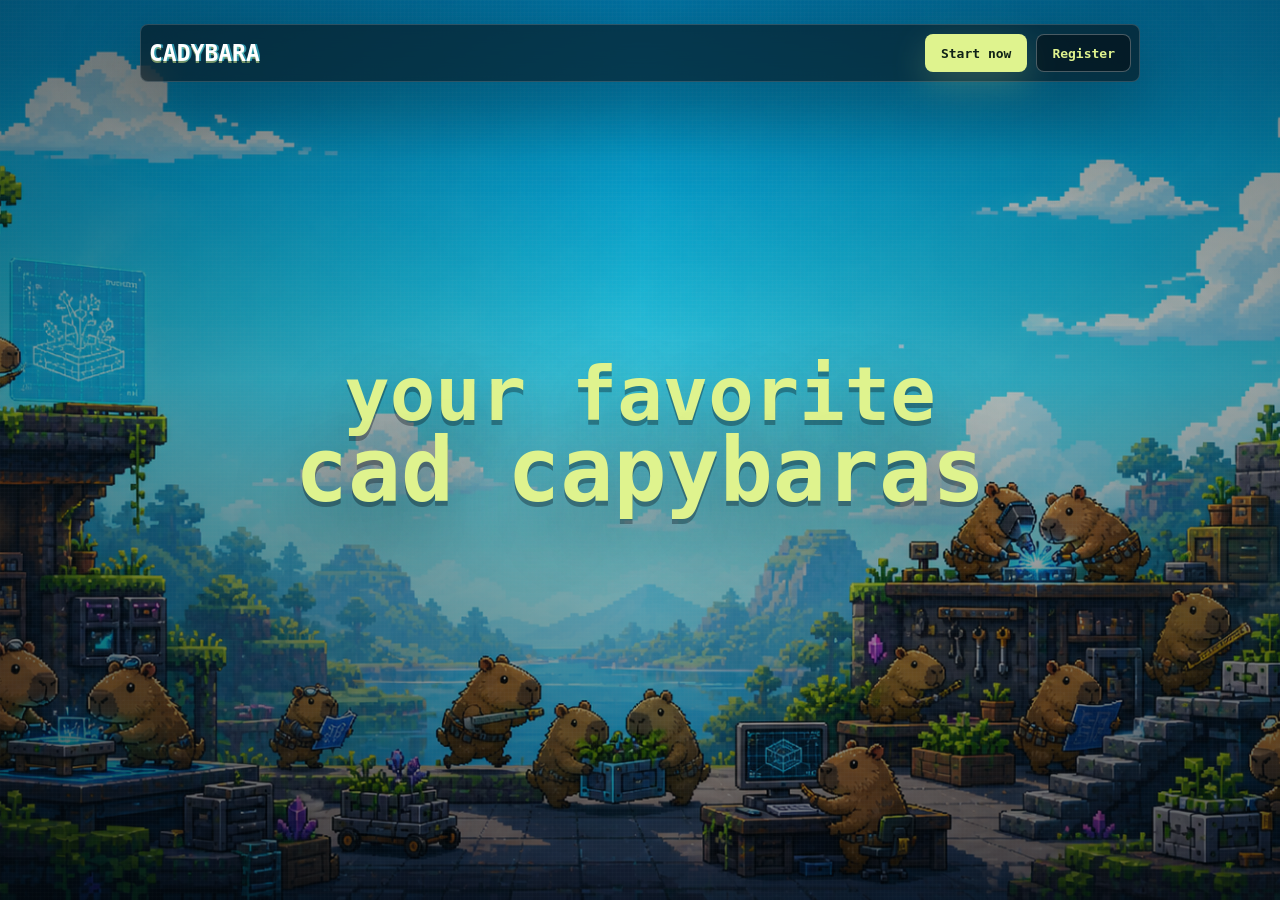
<file: projects/website/lab/index.html>
<!doctype html>
<html lang="en">
  <head>
    <meta charset="utf-8" />
    <meta name="viewport" content="width=device-width, initial-scale=1" />
    <title>Cadybara</title>
    <link rel="stylesheet" href="./styles.css?v=dashboard-route1" />
  </head>
  <body>
    <header class="hero" aria-label="Cadybara AI CAD landing page">
      <nav class="top-bar" aria-label="Primary">
        <a class="brand-lockup" href="/lab/" aria-label="Cadybara home">
          <span class="brand-word">CADYBARA</span>
        </a>
        <div class="nav-actions">
          <button id="start-now" class="nav-action primary-action" type="button">Start now</button>
          <button id="register" class="nav-action" type="button">Register</button>
        </div>
      </nav>

      <main class="hero-center">
        <p>your favorite</p>
        <h1>cad capybaras</h1>
      </main>
    </header>

    <dialog id="auth-dialog" class="auth-dialog" aria-labelledby="auth-title">
      <form id="auth-form" class="auth-card" novalidate>
        <button id="auth-close" class="dialog-close" type="button" aria-label="Close">x</button>
        <p id="auth-kicker" class="auth-kicker">Start now</p>
        <h2 id="auth-title">Sign in</h2>

        <label class="field register-field">
          <span>Name</span>
          <input id="auth-name" name="name" autocomplete="name" />
        </label>

        <label class="field">
          <span>Email</span>
          <input id="auth-email" name="email" type="email" autocomplete="email" />
        </label>

        <label class="field">
          <span>Password</span>
          <input
            id="auth-password"
            name="password"
            type="password"
            autocomplete="current-password"
            minlength="8"
          />
        </label>

        <p id="auth-message" class="auth-message" role="status"></p>
        <button id="auth-submit" class="submit-action" type="submit">Sign in</button>
        <button id="auth-swap" class="swap-action" type="button">Need an account? Register</button>
      </form>
    </dialog>

    <script src="./landing.js?v=dashboard-route1"></script>
  </body>
</html>
</file>
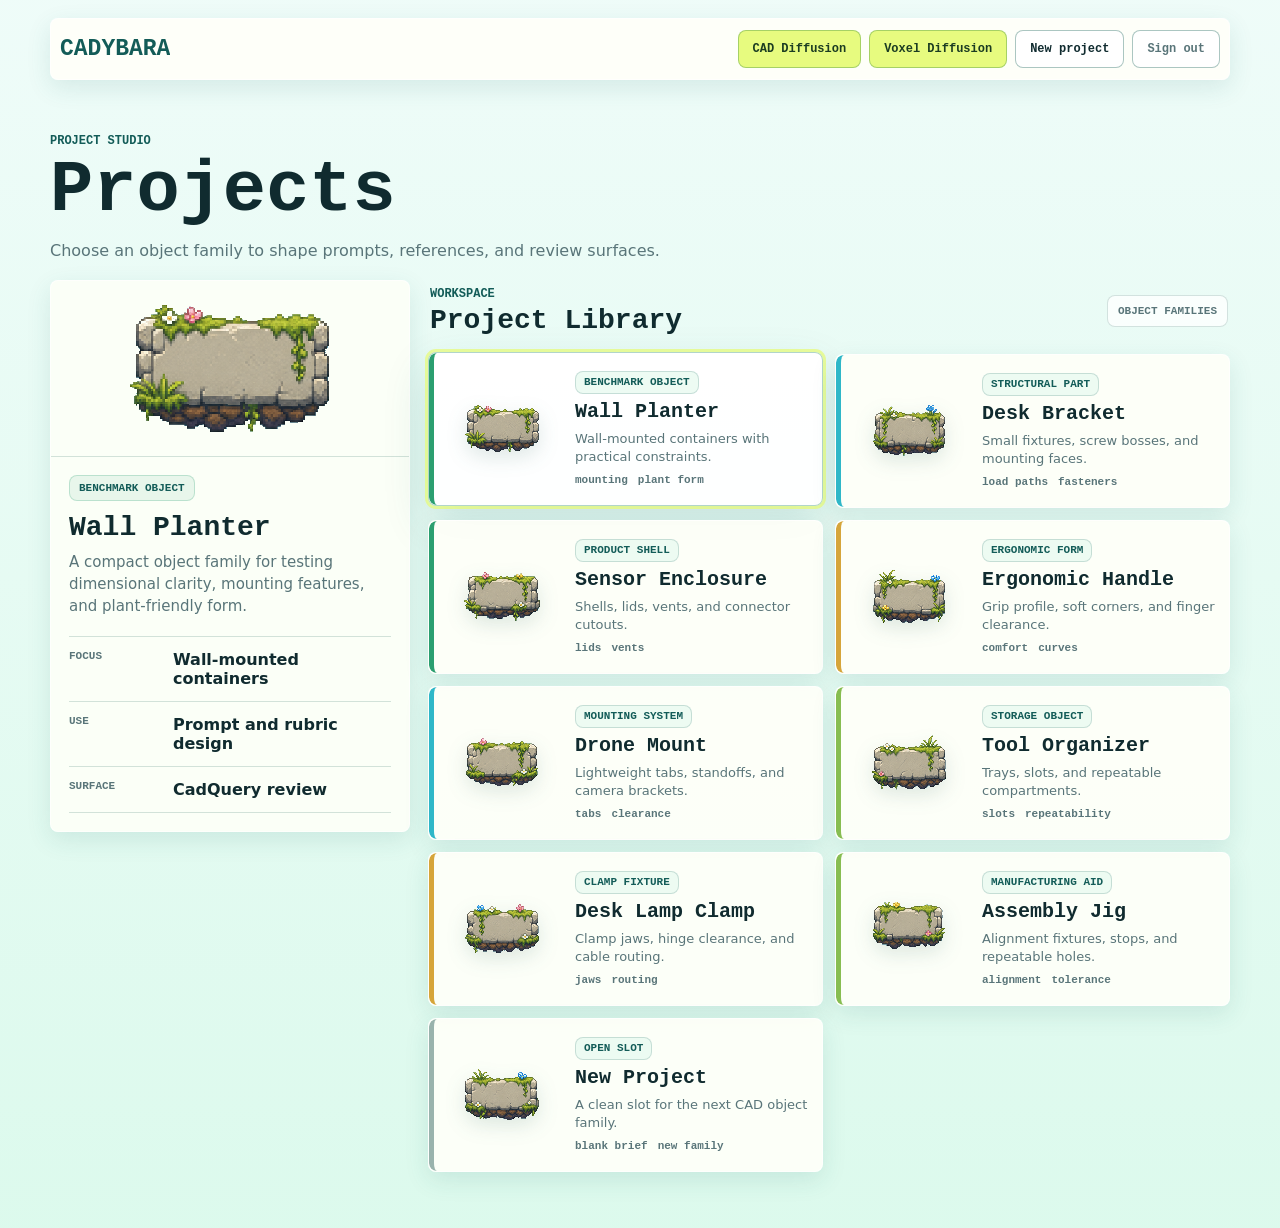
<file: projects/website/lab/dashboard.html>
<!doctype html>
<html lang="en">
  <head>
    <meta charset="utf-8" />
    <meta name="viewport" content="width=device-width, initial-scale=1" />
    <title>Cadybara Projects</title>
    <link rel="stylesheet" href="./dashboard.css?v=project-studio2" />
  </head>
  <body>
    <main class="studio-shell" aria-label="Cadybara project dashboard">
      <nav class="studio-top" aria-label="Primary">
        <a class="brand-lockup" href="./" aria-label="Back to Cadybara landing">
          <span>CADYBARA</span>
        </a>
        <div class="top-actions">
          <a class="top-button primary" href="./cad-diffusion.html">CAD Diffusion</a>
          <a class="top-button primary" href="./voxel-diffusion.html">Voxel Diffusion</a>
          <button id="new-project" class="top-button" type="button">New project</button>
          <button id="logout" class="top-button quiet" type="button">Sign out</button>
        </div>
      </nav>

      <section class="dashboard-intro" aria-labelledby="dashboard-title">
        <div class="intro-copy">
          <p class="eyebrow">Project Studio</p>
          <h1 id="dashboard-title">Projects</h1>
          <p class="intro-note">
            Choose an object family to shape prompts, references, and review surfaces.
          </p>
        </div>
      </section>

      <section class="workspace-layout">
        <aside class="focus-panel" aria-live="polite" aria-label="Selected project">
          <div id="focus-art" class="focus-art stone-1" aria-hidden="true"></div>
          <p id="focus-kicker" class="focus-kicker">Benchmark Object</p>
          <h2 id="focus-title">Wall Planter</h2>
          <p id="focus-summary">
            A compact object family for testing dimensional clarity, mounting features, and plant-friendly form.
          </p>
          <dl class="focus-details">
            <div>
              <dt>Focus</dt>
              <dd id="focus-focus">Wall-mounted containers</dd>
            </div>
            <div>
              <dt>Use</dt>
              <dd id="focus-use">Prompt and rubric design</dd>
            </div>
            <div>
              <dt>Surface</dt>
              <dd id="focus-surface">CadQuery review</dd>
            </div>
          </dl>
        </aside>

        <section class="project-board" aria-label="Projects">
          <div class="board-head">
            <div>
              <p class="eyebrow">Workspace</p>
              <h2>Project Library</h2>
            </div>
            <span class="board-count">Object families</span>
          </div>

          <div class="project-grid">
            <button
              class="project-card is-selected tone-green"
              type="button"
              data-project="planter"
              data-stone="stone-1"
              data-kicker="Benchmark Object"
              data-title="Wall Planter"
              data-summary="A compact object family for testing dimensional clarity, mounting features, and plant-friendly form."
              data-focus="Wall-mounted containers"
              data-use="Prompt and rubric design"
              data-surface="CadQuery review"
              aria-pressed="true"
            >
              <span class="project-art stone-1" aria-hidden="true"></span>
              <span class="project-copy">
                <span class="project-type">Benchmark object</span>
                <strong>Wall Planter</strong>
                <span>Wall-mounted containers with practical constraints.</span>
                <span class="project-meta">
                  <span>mounting</span>
                  <span>plant form</span>
                </span>
              </span>
            </button>

            <button
              class="project-card tone-blue"
              type="button"
              data-project="bracket"
              data-stone="stone-2"
              data-kicker="Structural Part"
              data-title="Desk Bracket"
              data-summary="A utility part for exploring load paths, screw placement, and clean support geometry."
              data-focus="Small support structures"
              data-use="Constraint writing"
              data-surface="Geometry checks"
              aria-pressed="false"
            >
              <span class="project-art stone-2" aria-hidden="true"></span>
              <span class="project-copy">
                <span class="project-type">Structural part</span>
                <strong>Desk Bracket</strong>
                <span>Small fixtures, screw bosses, and mounting faces.</span>
                <span class="project-meta">
                  <span>load paths</span>
                  <span>fasteners</span>
                </span>
              </span>
            </button>

            <button
              class="project-card tone-green"
              type="button"
              data-project="enclosure"
              data-stone="stone-3"
              data-kicker="Product Shell"
              data-title="Sensor Enclosure"
              data-summary="A shell-focused family for asking models to reason about lids, vents, and connector openings."
              data-focus="Protective housings"
              data-use="Feature coverage"
              data-surface="Source review"
              aria-pressed="false"
            >
              <span class="project-art stone-3" aria-hidden="true"></span>
              <span class="project-copy">
                <span class="project-type">Product shell</span>
                <strong>Sensor Enclosure</strong>
                <span>Shells, lids, vents, and connector cutouts.</span>
                <span class="project-meta">
                  <span>lids</span>
                  <span>vents</span>
                </span>
              </span>
            </button>

            <button
              class="project-card tone-gold"
              type="button"
              data-project="handle"
              data-stone="stone-4"
              data-kicker="Ergonomic Form"
              data-title="Ergonomic Handle"
              data-summary="A form-heavy family for studying curves, comfort language, and manufacturable grips."
              data-focus="Human-scale grips"
              data-use="Prompt language"
              data-surface="Shape critique"
              aria-pressed="false"
            >
              <span class="project-art stone-4" aria-hidden="true"></span>
              <span class="project-copy">
                <span class="project-type">Ergonomic form</span>
                <strong>Ergonomic Handle</strong>
                <span>Grip profile, soft corners, and finger clearance.</span>
                <span class="project-meta">
                  <span>comfort</span>
                  <span>curves</span>
                </span>
              </span>
            </button>

            <button
              class="project-card tone-blue"
              type="button"
              data-project="mount"
              data-stone="stone-5"
              data-kicker="Mounting System"
              data-title="Drone Mount"
              data-summary="A lightweight mounting family for tabs, standoffs, and hardware clearance."
              data-focus="Compact mounts"
              data-use="Constraint coverage"
              data-surface="Assembly review"
              aria-pressed="false"
            >
              <span class="project-art stone-5" aria-hidden="true"></span>
              <span class="project-copy">
                <span class="project-type">Mounting system</span>
                <strong>Drone Mount</strong>
                <span>Lightweight tabs, standoffs, and camera brackets.</span>
                <span class="project-meta">
                  <span>tabs</span>
                  <span>clearance</span>
                </span>
              </span>
            </button>

            <button
              class="project-card tone-moss"
              type="button"
              data-project="organizer"
              data-stone="stone-6"
              data-kicker="Storage Object"
              data-title="Tool Organizer"
              data-summary="A repeatable-layout family for trays, slots, and compartment logic."
              data-focus="Storage layouts"
              data-use="Pattern prompts"
              data-surface="Feature review"
              aria-pressed="false"
            >
              <span class="project-art stone-6" aria-hidden="true"></span>
              <span class="project-copy">
                <span class="project-type">Storage object</span>
                <strong>Tool Organizer</strong>
                <span>Trays, slots, and repeatable compartments.</span>
                <span class="project-meta">
                  <span>slots</span>
                  <span>repeatability</span>
                </span>
              </span>
            </button>

            <button
              class="project-card tone-gold"
              type="button"
              data-project="lamp"
              data-stone="stone-7"
              data-kicker="Clamp Fixture"
              data-title="Desk Lamp Clamp"
              data-summary="A fixture family for jaws, hinges, cable routing, and stable attachment."
              data-focus="Clamping geometry"
              data-use="Mechanism prompts"
              data-surface="Fit review"
              aria-pressed="false"
            >
              <span class="project-art stone-7" aria-hidden="true"></span>
              <span class="project-copy">
                <span class="project-type">Clamp fixture</span>
                <strong>Desk Lamp Clamp</strong>
                <span>Clamp jaws, hinge clearance, and cable routing.</span>
                <span class="project-meta">
                  <span>jaws</span>
                  <span>routing</span>
                </span>
              </span>
            </button>

            <button
              class="project-card tone-moss"
              type="button"
              data-project="jig"
              data-stone="stone-8"
              data-kicker="Manufacturing Aid"
              data-title="Assembly Jig"
              data-summary="A precision-oriented family for alignment fixtures, stops, and repeatable holes."
              data-focus="Assembly aids"
              data-use="Tolerance language"
              data-surface="Practicality review"
              aria-pressed="false"
            >
              <span class="project-art stone-8" aria-hidden="true"></span>
              <span class="project-copy">
                <span class="project-type">Manufacturing aid</span>
                <strong>Assembly Jig</strong>
                <span>Alignment fixtures, stops, and repeatable holes.</span>
                <span class="project-meta">
                  <span>alignment</span>
                  <span>tolerance</span>
                </span>
              </span>
            </button>

            <button
              class="project-card tone-neutral"
              type="button"
              data-project="new"
              data-stone="stone-9"
              data-kicker="Open Slot"
              data-title="New Project"
              data-summary="A clean slot for the next CAD object family."
              data-focus="Unassigned"
              data-use="Future direction"
              data-surface="Project setup"
              aria-pressed="false"
            >
              <span class="project-art stone-9" aria-hidden="true"></span>
              <span class="project-copy">
                <span class="project-type">Open slot</span>
                <strong>New Project</strong>
                <span>A clean slot for the next CAD object family.</span>
                <span class="project-meta">
                  <span>blank brief</span>
                  <span>new family</span>
                </span>
              </span>
            </button>
          </div>
        </section>
      </section>
    </main>

    <script src="./dashboard.js?v=project-studio2"></script>
  </body>
</html>
</file>
<file: projects/website/lab/styles.css>
:root {
  color-scheme: dark;
  --ink: #f8fff3;
  --lime: #dff38e;
  --glass: rgba(7, 17, 24, 0.62);
  --line: rgba(255, 255, 255, 0.16);
  --line-strong: rgba(255, 255, 255, 0.28);
  --shadow: 0 24px 80px rgba(0, 0, 0, 0.34);
  --hero-image: url("./assets/ai-cad-pixel-capybara-build-crew.png");
  --mono: "Cascadia Mono", "JetBrains Mono", "SFMono-Regular", Consolas, monospace;
  --sans: Inter, ui-sans-serif, system-ui, -apple-system, BlinkMacSystemFont, "Segoe UI", sans-serif;
}

* {
  box-sizing: border-box;
}

html {
  min-width: 320px;
  min-height: 100%;
  background: #06121a;
}

body {
  margin: 0;
  min-height: 100%;
  color: var(--ink);
  font-family: var(--sans);
  background:
    radial-gradient(circle at 18% 0%, rgba(75, 201, 176, 0.16), transparent 33%),
    linear-gradient(180deg, #06121a 0%, #0a1718 48%, #081015 100%);
}

.hero {
  position: relative;
  min-height: 100svh;
  overflow: hidden;
  padding: 24px;
  display: grid;
  grid-template-rows: auto 1fr;
  background:
    linear-gradient(180deg, rgba(5, 26, 35, 0.1), rgba(5, 15, 21, 0.38)),
    var(--hero-image) center bottom / cover no-repeat,
    #058caf;
  isolation: isolate;
}

.hero::before {
  content: "";
  position: absolute;
  right: auto;
  bottom: 0;
  left: 50%;
  width: max(100vw, calc(100svh * 1.777));
  aspect-ratio: 1672 / 941;
  transform: translateX(-50%);
  z-index: -2;
  background: var(--hero-image) center bottom / 100% 100% no-repeat;
  -webkit-mask-image: linear-gradient(to bottom, transparent 0%, rgba(0, 0, 0, 0.2) 7%, #000 18%, #000 100%);
  mask-image: linear-gradient(to bottom, transparent 0%, rgba(0, 0, 0, 0.2) 7%, #000 18%, #000 100%);
}

.hero::after {
  content: "";
  position: absolute;
  inset: 0;
  z-index: -1;
  pointer-events: none;
  background:
    linear-gradient(180deg, rgba(2, 12, 19, 0.28) 0%, rgba(3, 14, 19, 0.1) 42%, rgba(2, 8, 13, 0.52) 100%),
    linear-gradient(90deg, rgba(4, 11, 16, 0.36) 0%, rgba(4, 11, 16, 0.05) 50%, rgba(4, 11, 16, 0.3) 100%),
    linear-gradient(rgba(255, 255, 255, 0.028) 1px, transparent 1px),
    linear-gradient(90deg, rgba(255, 255, 255, 0.028) 1px, transparent 1px);
  background-size: auto, auto, 4px 4px, 4px 4px;
}

.top-bar {
  width: min(1000px, 100%);
  min-height: 58px;
  margin: 0 auto;
  padding: 8px;
  border: 1px solid var(--line);
  border-radius: 8px;
  background: var(--glass);
  box-shadow: var(--shadow);
  backdrop-filter: blur(16px);
  display: flex;
  align-items: center;
  justify-content: space-between;
  gap: 16px;
}

.brand-lockup {
  min-width: 0;
  color: var(--ink);
  text-decoration: none;
}

.brand-word {
  display: block;
  max-width: 45vw;
  overflow: hidden;
  color: white;
  font-family: var(--mono);
  font-size: 23px;
  font-weight: 900;
  line-height: 1;
  text-overflow: ellipsis;
  text-shadow:
    2px 0 0 rgba(67, 213, 240, 0.58),
    0 2px 0 rgba(223, 243, 142, 0.52);
  white-space: nowrap;
}

.nav-actions {
  flex: 0 0 auto;
  display: flex;
  align-items: center;
  justify-content: flex-end;
  gap: 9px;
}

.nav-action,
.submit-action,
.swap-action,
.dialog-close {
  border: 1px solid var(--line-strong);
  border-radius: 8px;
  background: rgba(5, 17, 24, 0.62);
  color: var(--lime);
  cursor: pointer;
  font: inherit;
  font-family: var(--mono);
  font-size: 13px;
  font-weight: 900;
}

.nav-action {
  min-height: 38px;
  padding: 0 15px;
}

.primary-action,
.submit-action {
  border-color: rgba(223, 243, 142, 0.86);
  background: var(--lime);
  color: #102217;
  box-shadow: 0 12px 36px rgba(223, 243, 142, 0.2);
}

.nav-action:hover,
.submit-action:hover,
.swap-action:hover,
.dialog-close:hover {
  border-color: rgba(223, 243, 142, 0.9);
  background: rgba(223, 243, 142, 0.18);
  color: var(--ink);
}

.primary-action:hover,
.submit-action:hover {
  background: #eef8a6;
  color: #102217;
}

.hero-center {
  font-family: var(--mono);
}

.hero-center {
  width: min(1100px, 100%);
  margin: 0 auto;
  padding: clamp(56px, 8svh, 120px) 0 clamp(130px, 18svh, 230px);
  display: grid;
  place-content: center;
  justify-items: center;
  text-align: center;
  text-transform: lowercase;
}

.hero-center p,
.hero-center h1 {
  max-width: 100%;
  margin: 0;
  color: white;
  font-weight: 900;
  letter-spacing: 0;
  text-shadow:
    0 5px 0 rgba(5, 19, 27, 0.34),
    0 26px 70px rgba(0, 0, 0, 0.42);
}

.hero-center p {
  color: var(--lime);
  font-size: clamp(34px, min(7vw, 8.4svh), 78px);
  line-height: 0.96;
}

.hero-center h1 {
  color: var(--lime);
  font-size: clamp(38px, min(8.4vw, 9.8svh), 98px);
  line-height: 0.9;
}

.site-shell {
  position: relative;
  z-index: 2;
  width: min(1180px, calc(100vw - 32px));
  margin: 0 auto;
  padding: 74px 0 86px;
}

.app-home {
  scroll-margin-top: 20px;
}

.app-homebar {
  min-height: 92px;
  display: flex;
  align-items: center;
  justify-content: space-between;
  gap: 18px;
  margin-bottom: 24px;
  border: 1px solid var(--line);
  border-radius: 8px;
  background: rgba(7, 18, 24, 0.72);
  box-shadow: var(--shadow);
  backdrop-filter: blur(16px);
  padding: 16px;
}

.app-homebar h2 {
  margin: 0;
  color: white;
  font-family: var(--mono);
  font-size: clamp(26px, 3vw, 38px);
  line-height: 1;
}

.home-actions {
  display: flex;
  flex-wrap: wrap;
  justify-content: flex-end;
  gap: 9px;
}

.home-action {
  min-height: 40px;
  border: 1px solid var(--line-strong);
  border-radius: 8px;
  background: rgba(5, 17, 24, 0.62);
  color: var(--lime);
  cursor: pointer;
  font: inherit;
  font-family: var(--mono);
  font-size: 13px;
  font-weight: 900;
  padding: 0 14px;
}

.section-head {
  max-width: 760px;
  margin-bottom: 22px;
}

.section-kicker {
  margin: 0 0 8px;
  color: var(--lime);
  font-family: var(--mono);
  font-size: 12px;
  font-weight: 900;
  text-transform: uppercase;
}

.section-head h2,
.panel-title h2,
.studio-top h3 {
  margin: 0;
  color: white;
  font-family: var(--mono);
  letter-spacing: 0;
}

.section-head h2 {
  font-size: clamp(30px, 4vw, 52px);
  line-height: 1.02;
}

.project-grid {
  display: grid;
  grid-template-columns: repeat(3, minmax(0, 1fr));
  gap: 14px;
  margin-bottom: 18px;
}

.project-card,
.workspace-preview,
.queue-panel,
.gallery-panel {
  border: 1px solid var(--line);
  border-radius: 8px;
  background: rgba(7, 18, 24, 0.72);
  box-shadow: var(--shadow);
  backdrop-filter: blur(16px);
}

.project-card {
  min-height: 226px;
  display: grid;
  align-content: space-between;
  gap: 12px;
  color: var(--ink);
  cursor: pointer;
  font: inherit;
  overflow: hidden;
  padding: 16px;
  position: relative;
  text-align: left;
  transition:
    border-color 160ms ease,
    transform 160ms ease,
    background 160ms ease;
}

.project-card::before {
  content: "";
  position: absolute;
  inset: 0;
  border-radius: inherit;
  background: linear-gradient(135deg, rgba(223, 243, 142, 0.1), transparent 42%);
  opacity: 0;
  transition: opacity 160ms ease;
}

.project-card:hover::before,
.project-card.active::before {
  opacity: 1;
}

.project-card:hover {
  transform: translateY(-2px);
}

.project-card.active {
  border-color: rgba(223, 243, 142, 0.7);
}

.project-status,
.project-card > strong,
.project-card > span:not(.project-status) {
  position: relative;
  z-index: 1;
}

.project-status {
  width: fit-content;
  border: 1px solid rgba(223, 243, 142, 0.28);
  border-radius: 7px;
  color: var(--lime);
  font-family: var(--mono);
  font-size: 11px;
  font-weight: 900;
  padding: 5px 8px;
  text-transform: uppercase;
}

.project-card > strong {
  color: white;
  font-family: var(--mono);
  font-size: 22px;
}

.project-card > span:not(.project-status) {
  color: rgba(248, 255, 243, 0.68);
  font-size: 13px;
}

.project-visual {
  position: relative;
  z-index: 1;
  height: 94px;
  border: 1px solid rgba(255, 255, 255, 0.11);
  border-radius: 8px;
  background:
    linear-gradient(rgba(255, 255, 255, 0.035) 1px, transparent 1px),
    linear-gradient(90deg, rgba(255, 255, 255, 0.035) 1px, transparent 1px),
    rgba(255, 255, 255, 0.045);
  background-size: 16px 16px;
  overflow: hidden;
}

.project-visual span {
  position: absolute;
  display: block;
  border: 2px solid rgba(223, 243, 142, 0.86);
  background: rgba(42, 208, 180, 0.16);
}

.pixel-capy {
  --capy: #a96f38;
  --capy-dark: #6f4424;
  --capy-light: #d0a15c;
  position: relative;
  width: 58px;
  height: 34px;
  display: block;
  image-rendering: pixelated;
}

.pixel-capy::before,
.pixel-capy::after,
.pixel-capy > span,
.pixel-capy > span::before,
.pixel-capy > span::after {
  content: "";
  position: absolute;
  display: block;
}

.pixel-capy::before {
  width: 34px;
  height: 20px;
  left: 8px;
  top: 10px;
  border-radius: 5px 8px 7px 6px;
  background: var(--capy);
  box-shadow:
    -3px 6px 0 var(--capy-dark),
    22px 4px 0 -2px var(--capy-dark),
    5px -4px 0 -2px var(--capy-light);
}

.pixel-capy::after {
  width: 18px;
  height: 15px;
  right: 4px;
  top: 7px;
  border-radius: 6px 8px 7px 5px;
  background: var(--capy);
  box-shadow:
    11px 5px 0 -6px #111,
    4px -4px 0 -3px var(--capy-dark),
    10px -2px 0 -4px var(--capy-dark);
}

.pixel-capy > span {
  width: 7px;
  height: 7px;
  left: 17px;
  bottom: 0;
  background: var(--capy-dark);
  box-shadow:
    18px 0 0 var(--capy-dark),
    36px -9px 0 -2px var(--lime);
}

.pixel-capy > span::before {
  width: 18px;
  height: 4px;
  right: -43px;
  top: -6px;
  background: #43d5f0;
  box-shadow: 0 0 16px #43d5f0;
}

.pixel-capy > span::after {
  width: 6px;
  height: 6px;
  right: -26px;
  top: -13px;
  background: #f3bd5b;
  box-shadow:
    -8px 11px 0 -2px #f3bd5b,
    8px 13px 0 -3px #f3bd5b;
}

.worker-capy,
.carry-capy,
.weld-capy {
  position: absolute;
  z-index: 2;
  right: 20px;
  top: 58px;
}

.carry-capy > span::before {
  width: 24px;
  height: 5px;
  right: -45px;
  top: -4px;
  background: var(--lime);
  box-shadow: none;
}

.weld-capy > span::after {
  animation: spark 820ms steps(2, end) infinite;
}

.walk-capy {
  animation: capyWalk 4.8s steps(10, end) infinite;
}

.planter-visual span:nth-child(1) {
  width: 96px;
  height: 54px;
  left: 28px;
  bottom: 18px;
  transform: skewX(-12deg);
}

.planter-visual span:nth-child(2) {
  width: 64px;
  height: 30px;
  left: 72px;
  top: 20px;
}

.planter-visual span:nth-child(3) {
  width: 12px;
  height: 42px;
  right: 36px;
  bottom: 20px;
}

.bracket-visual span:nth-child(1) {
  width: 92px;
  height: 24px;
  left: 34px;
  top: 26px;
}

.bracket-visual span:nth-child(2) {
  width: 28px;
  height: 70px;
  left: 86px;
  bottom: 10px;
}

.bracket-visual span:nth-child(3) {
  width: 18px;
  height: 18px;
  right: 50px;
  top: 30px;
  border-radius: 50%;
}

.enclosure-visual span:nth-child(1) {
  width: 100px;
  height: 62px;
  left: 36px;
  bottom: 14px;
}

.enclosure-visual span:nth-child(2) {
  width: 74px;
  height: 18px;
  left: 49px;
  top: 18px;
}

.enclosure-visual span:nth-child(3) {
  width: 22px;
  height: 22px;
  right: 46px;
  bottom: 24px;
}

.workspace-preview {
  display: grid;
  grid-template-columns: 230px minmax(0, 1fr) 286px;
  min-height: 620px;
  overflow: hidden;
}

.workspace-sidebar,
.studio-panel,
.inspector-panel {
  min-width: 0;
  padding: 18px;
}

.workspace-sidebar,
.inspector-panel {
  background: rgba(4, 13, 18, 0.48);
}

.workspace-sidebar {
  border-right: 1px solid var(--line);
  display: grid;
  align-content: start;
  gap: 10px;
}

.workspace-brand {
  display: flex;
  align-items: center;
  gap: 10px;
  margin-bottom: 14px;
  color: white;
  font-family: var(--mono);
  font-size: 13px;
  font-weight: 900;
}

.workspace-brand span {
  width: 26px;
  height: 26px;
  border-radius: 7px;
  background:
    linear-gradient(90deg, transparent 8px, var(--capy-dark, #6f4424) 8px 11px, transparent 11px),
    linear-gradient(135deg, var(--lime), #43d5f0);
}

.side-item {
  min-height: 40px;
  border: 1px solid transparent;
  border-radius: 7px;
  background: transparent;
  color: rgba(248, 255, 243, 0.66);
  cursor: pointer;
  font: inherit;
  font-weight: 700;
  padding: 0 12px;
  text-align: left;
}

.side-item.active,
.side-item:hover {
  border-color: rgba(223, 243, 142, 0.28);
  background: rgba(223, 243, 142, 0.1);
  color: var(--ink);
}

.storage-meter {
  display: grid;
  gap: 7px;
  margin-top: 22px;
  color: rgba(248, 255, 243, 0.7);
  font-size: 12px;
}

.storage-meter strong {
  color: white;
  font-family: var(--mono);
  font-size: 22px;
}

.storage-meter div {
  height: 8px;
  overflow: hidden;
  border-radius: 99px;
  background: rgba(255, 255, 255, 0.12);
}

.storage-meter div span {
  display: block;
  width: 68%;
  height: 100%;
  background: linear-gradient(90deg, #43d5f0, var(--lime));
}

.studio-panel {
  display: grid;
  grid-template-rows: auto minmax(280px, 1fr) auto;
  gap: 14px;
}

.studio-top {
  display: flex;
  align-items: center;
  justify-content: space-between;
  gap: 16px;
}

.studio-top h3 {
  font-size: 26px;
}

.studio-tabs {
  display: flex;
  gap: 6px;
  padding: 4px;
  border: 1px solid var(--line);
  border-radius: 8px;
  background: rgba(255, 255, 255, 0.06);
}

.studio-tab {
  min-height: 32px;
  border: 0;
  border-radius: 6px;
  background: transparent;
  color: rgba(248, 255, 243, 0.66);
  cursor: pointer;
  font: inherit;
  font-family: var(--mono);
  font-size: 12px;
  font-weight: 900;
  padding: 0 11px;
}

.studio-tab.active {
  background: var(--lime);
  color: #102217;
}

.studio-canvas {
  position: relative;
  min-height: 360px;
  overflow: hidden;
  border: 1px solid var(--line);
  border-radius: 8px;
  background:
    radial-gradient(circle at 50% 44%, rgba(67, 213, 240, 0.26), transparent 32%),
    linear-gradient(rgba(255, 255, 255, 0.04) 1px, transparent 1px),
    linear-gradient(90deg, rgba(255, 255, 255, 0.04) 1px, transparent 1px),
    #07141b;
  background-size: auto, 28px 28px, 28px 28px, auto;
}

body.no-grid .studio-canvas {
  background:
    radial-gradient(circle at 50% 44%, rgba(67, 213, 240, 0.26), transparent 32%),
    #07141b;
}

body[data-density="focused"] .queue-panel,
body[data-density="focused"] .gallery-panel {
  display: none;
}

body[data-density="detailed"] .run-strip div,
body[data-density="detailed"] .queue-list article,
body[data-density="detailed"] .render-board article {
  background: rgba(223, 243, 142, 0.08);
}

.canvas-capy-row {
  position: absolute;
  right: 22px;
  bottom: 72px;
  left: 22px;
  height: 44px;
  pointer-events: none;
}

.canvas-capy-row .pixel-capy {
  position: absolute;
  bottom: 0;
}

.canvas-capy-row .pixel-capy:nth-child(1) {
  left: 4%;
}

.canvas-capy-row .pixel-capy:nth-child(2) {
  left: 48%;
}

.canvas-capy-row .pixel-capy:nth-child(3) {
  right: 6%;
}

.axis-widget {
  position: absolute;
  top: 14px;
  right: 14px;
  display: grid;
  gap: 5px;
}

.axis-widget span {
  width: 25px;
  height: 25px;
  display: grid;
  place-items: center;
  border: 1px solid var(--line);
  border-radius: 6px;
  color: var(--lime);
  font-family: var(--mono);
  font-size: 11px;
  font-weight: 900;
}

.cad-object {
  position: absolute;
  inset: 74px 80px 72px;
  transform: rotateX(58deg) rotateZ(-32deg);
  transform-style: preserve-3d;
  transition: transform 260ms ease;
}

.studio-canvas:hover .cad-object {
  transform: rotateX(58deg) rotateZ(-26deg) translateY(-4px);
}

.cad-object span {
  position: absolute;
  display: block;
  border: 2px solid rgba(223, 243, 142, 0.9);
  background: rgba(67, 213, 240, 0.18);
  box-shadow: 0 18px 50px rgba(67, 213, 240, 0.12);
}

.part-base {
  width: 66%;
  height: 48%;
  left: 17%;
  bottom: 8%;
}

.part-wall {
  width: 62%;
  height: 32%;
  left: 19%;
  bottom: 48%;
  transform: translateZ(42px);
}

.part-pocket {
  width: 22%;
  height: 20%;
  left: 39%;
  bottom: 24%;
  border-radius: 50%;
}

.part-grid {
  width: 76%;
  height: 2px;
  left: 12%;
  top: 50%;
  background: var(--lime);
}

.canvas-label {
  position: absolute;
  left: 16px;
  bottom: 16px;
  display: grid;
  gap: 3px;
}

.canvas-label span {
  color: var(--lime);
  font-family: var(--mono);
  font-size: 12px;
  font-weight: 900;
}

.canvas-label strong {
  color: white;
  font-size: 14px;
}

.run-strip {
  display: grid;
  grid-template-columns: repeat(3, 1fr);
  gap: 10px;
}

.run-strip div {
  min-height: 72px;
  display: grid;
  align-content: center;
  gap: 5px;
  border: 1px solid var(--line);
  border-radius: 8px;
  background: rgba(255, 255, 255, 0.055);
  padding: 12px;
}

.run-strip span,
.prompt-card span,
.control-row span,
.toggle-row span {
  color: rgba(248, 255, 243, 0.64);
  font-size: 12px;
}

.run-strip strong {
  color: white;
  font-family: var(--mono);
  font-size: 24px;
}

.inspector-panel {
  border-left: 1px solid var(--line);
  display: grid;
  align-content: start;
  gap: 16px;
}

.inspector-head strong {
  color: white;
  font-family: var(--mono);
  font-size: 22px;
}

.control-row,
.toggle-row {
  display: grid;
  gap: 8px;
}

.control-row input,
.control-row select {
  width: 100%;
  min-height: 38px;
}

.control-row input {
  accent-color: var(--lime);
}

.control-row select {
  border: 1px solid var(--line-strong);
  border-radius: 8px;
  background: rgba(255, 255, 255, 0.08);
  color: white;
  padding: 0 10px;
}

.toggle-row {
  grid-template-columns: auto 1fr;
  align-items: center;
}

.toggle-row input {
  width: 18px;
  height: 18px;
  accent-color: var(--lime);
}

.prompt-card {
  display: grid;
  gap: 8px;
  border: 1px solid var(--line);
  border-radius: 8px;
  background: rgba(255, 255, 255, 0.055);
  padding: 12px;
}

.prompt-card p {
  margin: 0;
  color: white;
  font-size: 13px;
  line-height: 1.5;
}

.full-action {
  min-height: 44px;
  border: 1px solid rgba(223, 243, 142, 0.85);
  border-radius: 8px;
  background: var(--lime);
  color: #102217;
  cursor: pointer;
  font: inherit;
  font-family: var(--mono);
  font-weight: 900;
}

.full-action.is-pulsing {
  animation: actionPulse 420ms ease;
}

.settings-panel {
  display: none;
  gap: 14px;
  border: 1px solid rgba(223, 243, 142, 0.26);
  border-radius: 8px;
  background: rgba(223, 243, 142, 0.07);
  padding: 12px;
}

body.settings-open .settings-panel {
  display: grid;
}

.settings-panel strong {
  color: white;
  font-family: var(--mono);
  font-size: 18px;
}

body.reduced-motion *,
body.reduced-motion *::before,
body.reduced-motion *::after {
  animation-duration: 0.001ms !important;
  transition-duration: 0.001ms !important;
}

.review-layout {
  display: grid;
  grid-template-columns: 0.9fr 1.1fr;
  gap: 16px;
  margin-top: 18px;
}

.queue-panel,
.gallery-panel {
  padding: 18px;
}

.panel-title {
  margin-bottom: 14px;
}

.panel-title h2 {
  font-size: 28px;
  line-height: 1.05;
}

.queue-list {
  display: grid;
  gap: 10px;
}

.queue-list article {
  display: grid;
  grid-template-columns: auto 1fr auto;
  gap: 12px;
  align-items: center;
  min-height: 70px;
  border: 1px solid var(--line);
  border-radius: 8px;
  background: rgba(255, 255, 255, 0.045);
  padding: 11px;
}

.queue-dot {
  width: 12px;
  height: 12px;
  border-radius: 4px;
  background: var(--lime);
  box-shadow: 0 0 20px currentColor;
}

.queue-dot.running {
  color: #43d5f0;
  background: #43d5f0;
  animation: queuePulse 1.2s ease-in-out infinite;
}

.queue-dot.done {
  color: var(--lime);
  background: var(--lime);
}

.queue-dot.wait {
  color: #f3bd5b;
  background: #f3bd5b;
}

.queue-list strong,
.render-board strong {
  display: block;
  color: white;
  font-size: 14px;
}

.queue-list span,
.queue-list em,
.render-board span {
  color: rgba(248, 255, 243, 0.62);
  font-size: 12px;
  font-style: normal;
}

.render-board {
  display: grid;
  grid-template-columns: repeat(3, 1fr);
  gap: 10px;
}

.render-board article {
  min-width: 0;
  border: 1px solid var(--line);
  border-radius: 8px;
  background: rgba(255, 255, 255, 0.045);
  padding: 10px;
}

.mini-render {
  height: 118px;
  margin-bottom: 9px;
  border: 1px solid var(--line);
  border-radius: 8px;
  background:
    radial-gradient(circle at 50% 45%, rgba(223, 243, 142, 0.18), transparent 35%),
    linear-gradient(rgba(255, 255, 255, 0.045) 1px, transparent 1px),
    linear-gradient(90deg, rgba(255, 255, 255, 0.045) 1px, transparent 1px),
    #07141b;
  background-size: auto, 18px 18px, 18px 18px, auto;
  position: relative;
  overflow: hidden;
}

.mini-render::before,
.mini-render::after {
  content: "";
  position: absolute;
  border: 2px solid var(--lime);
  background: rgba(67, 213, 240, 0.14);
}

.planter-mini::before {
  width: 62px;
  height: 38px;
  left: 28px;
  bottom: 26px;
  transform: skewX(-12deg);
}

.planter-mini::after {
  width: 38px;
  height: 20px;
  left: 48px;
  top: 30px;
}

.bracket-mini::before {
  width: 70px;
  height: 18px;
  left: 24px;
  top: 34px;
}

.bracket-mini::after {
  width: 24px;
  height: 52px;
  left: 66px;
  bottom: 20px;
}

.enclosure-mini::before {
  width: 72px;
  height: 48px;
  left: 27px;
  bottom: 26px;
}

.enclosure-mini::after {
  width: 28px;
  height: 28px;
  right: 30px;
  top: 34px;
}

@keyframes capyWalk {
  0% {
    transform: translateX(0);
  }

  50% {
    transform: translateX(42px);
  }

  100% {
    transform: translateX(0);
  }
}

@keyframes spark {
  0%,
  100% {
    opacity: 0.35;
    transform: scale(0.85);
  }

  50% {
    opacity: 1;
    transform: scale(1.2);
  }
}

@keyframes queuePulse {
  0%,
  100% {
    box-shadow: 0 0 12px currentColor;
  }

  50% {
    box-shadow: 0 0 28px currentColor;
  }
}

@keyframes actionPulse {
  0% {
    transform: scale(1);
  }

  50% {
    transform: scale(0.98);
  }

  100% {
    transform: scale(1);
  }
}

.auth-dialog {
  width: min(430px, calc(100vw - 28px));
  border: 1px solid var(--line);
  border-radius: 8px;
  background: transparent;
  color: var(--ink);
  padding: 0;
}

.auth-dialog::backdrop {
  background:
    linear-gradient(180deg, rgba(4, 16, 22, 0.48), rgba(2, 7, 12, 0.7)),
    rgba(0, 0, 0, 0.42);
  backdrop-filter: blur(8px);
}

.auth-card {
  position: relative;
  display: grid;
  gap: 14px;
  border-radius: 8px;
  background: rgba(6, 18, 25, 0.94);
  box-shadow: var(--shadow);
  padding: 26px;
}

.dialog-close {
  position: absolute;
  top: 10px;
  right: 10px;
  width: 34px;
  height: 34px;
  padding: 0;
}

.auth-kicker,
.auth-card h2,
.auth-message {
  margin: 0;
}

.auth-kicker {
  color: var(--lime);
  font-family: var(--mono);
  font-size: 12px;
  font-weight: 900;
  text-transform: uppercase;
}

.auth-card h2 {
  padding-right: 36px;
  color: white;
  font-family: var(--mono);
  font-size: 28px;
  line-height: 1;
}

.field {
  display: grid;
  gap: 6px;
}

.field span {
  color: rgba(248, 255, 243, 0.78);
  font-family: var(--mono);
  font-size: 12px;
  font-weight: 900;
}

.field input {
  width: 100%;
  min-height: 44px;
  border: 1px solid var(--line-strong);
  border-radius: 8px;
  background: rgba(255, 255, 255, 0.08);
  color: white;
  font: inherit;
  padding: 0 12px;
  outline: none;
}

.field input:focus {
  border-color: rgba(223, 243, 142, 0.92);
  box-shadow: 0 0 0 3px rgba(223, 243, 142, 0.13);
}

.auth-message {
  min-height: 19px;
  color: rgba(248, 255, 243, 0.82);
  font-size: 13px;
  line-height: 1.35;
}

.auth-message.error {
  color: #ffb8a9;
}

.register-field {
  display: none;
}

.auth-card[data-mode="register"] .register-field {
  display: grid;
}

.submit-action,
.swap-action {
  min-height: 42px;
  width: 100%;
}

.swap-action {
  background: transparent;
  color: rgba(248, 255, 243, 0.82);
}

@media (min-aspect-ratio: 4 / 3) {
  .hero::before {
    background-size: cover;
  }
}

@media (max-aspect-ratio: 4 / 3) {
  .hero::before {
    width: 100vw;
  }
}

@media (max-aspect-ratio: 3 / 4) {
  .hero::before {
    width: 104vw;
  }

  .hero-center {
    padding-bottom: clamp(170px, 23svh, 280px);
  }
}

@media (max-width: 1080px) {
  .project-grid {
    grid-template-columns: 1fr;
  }

  .project-card {
    min-height: 190px;
  }

  .worker-capy,
  .carry-capy,
  .weld-capy {
    right: 16px;
    top: 46px;
  }

  .workspace-preview {
    grid-template-columns: 190px minmax(0, 1fr);
  }

  .inspector-panel {
    grid-column: 1 / -1;
    border-top: 1px solid var(--line);
    border-left: 0;
    grid-template-columns: repeat(2, minmax(0, 1fr));
    align-content: stretch;
  }

  .inspector-head,
  .prompt-card,
  .full-action {
    grid-column: 1 / -1;
  }

  .review-layout {
    grid-template-columns: 1fr;
  }
}

@media (max-width: 820px) {
  .site-shell {
    width: min(100vw - 24px, 680px);
    padding-top: 52px;
  }

  .workspace-preview {
    grid-template-columns: 1fr;
  }

  .workspace-sidebar {
    border-right: 0;
    border-bottom: 1px solid var(--line);
  }

  .workspace-sidebar {
    grid-template-columns: repeat(2, minmax(0, 1fr));
  }

  .workspace-brand,
  .storage-meter {
    grid-column: 1 / -1;
  }

  .studio-top {
    align-items: flex-start;
    flex-direction: column;
  }

  .studio-tabs {
    width: 100%;
  }

  .studio-tab {
    flex: 1;
  }

  .run-strip,
  .render-board {
    grid-template-columns: 1fr;
  }

  .inspector-panel {
    grid-template-columns: 1fr;
  }
}

@media (max-width: 700px) {
  .hero {
    padding: 12px;
  }

  .top-bar {
    min-height: 54px;
    gap: 10px;
  }

  .brand-word {
    max-width: 36vw;
    font-size: 17px;
  }

  .nav-action {
    min-height: 32px;
    padding: 0 10px;
    font-size: 12px;
  }

  .hero-center {
    padding: 52px 0 clamp(150px, 24svh, 230px);
  }
}

@media (max-width: 520px) {
  .top-bar {
    align-items: stretch;
    flex-direction: column;
  }

  .brand-word {
    max-width: 100%;
  }

  .nav-actions {
    width: 100%;
  }

  .nav-action {
    flex: 1;
  }

  .section-head h2 {
    font-size: 30px;
  }

  .studio-panel,
  .workspace-sidebar,
  .inspector-panel,
  .queue-panel,
  .gallery-panel {
    padding: 14px;
  }

  .studio-canvas {
    min-height: 310px;
  }

  .cad-object {
    inset: 96px 32px 82px;
  }

  .workspace-sidebar {
    grid-template-columns: 1fr;
  }
}
</file>
<file: projects/website/lab/dashboard.css>
:root {
  color-scheme: light;
  --ink: #102b2f;
  --muted: #597579;
  --deep: #135c58;
  --leaf: #2b9f70;
  --moss: #87bd51;
  --lime: #e7fb7f;
  --cream: #fbfff5;
  --mint: #e6faef;
  --paper: rgba(255, 255, 249, 0.9);
  --line: rgba(28, 94, 86, 0.18);
  --line-strong: rgba(24, 98, 83, 0.36);
  --shadow: 0 18px 46px rgba(37, 106, 104, 0.16);
  --shadow-soft: 0 8px 24px rgba(37, 106, 104, 0.12);
  --mono: "Cascadia Mono", "JetBrains Mono", "SFMono-Regular", Consolas, monospace;
  --sans: Inter, ui-sans-serif, system-ui, -apple-system, BlinkMacSystemFont, "Segoe UI", sans-serif;
  --bg-image: url("./assets/cadybara-dashboard-bg.png");
}

* {
  box-sizing: border-box;
}

html {
  min-width: 320px;
  min-height: 100%;
  background: #d8f8f0;
}

body {
  position: relative;
  margin: 0;
  min-width: 320px;
  min-height: 100vh;
  overflow-x: hidden;
  color: var(--ink);
  font-family: var(--sans);
  background:
    linear-gradient(180deg, rgba(255, 255, 255, 0.58), rgba(221, 250, 236, 0.84)),
    #d8f8f0;
}

body::before,
body::after {
  content: "";
  position: fixed;
  inset: 0;
  pointer-events: none;
}

body::before {
  z-index: -2;
  background: var(--bg-image) center top / cover no-repeat;
  filter: saturate(0.86) brightness(1.04);
  opacity: 0.5;
}

body::after {
  z-index: -1;
  background:
    linear-gradient(90deg, rgba(248, 255, 246, 0.92) 0%, rgba(248, 255, 246, 0.54) 35%, rgba(248, 255, 246, 0.36) 100%),
    linear-gradient(180deg, rgba(216, 248, 240, 0.82) 0%, rgba(238, 255, 238, 0.5) 52%, rgba(255, 255, 249, 0.92) 100%);
}

button,
a {
  font: inherit;
}

button {
  cursor: pointer;
}

.studio-shell {
  position: relative;
  z-index: 1;
  width: min(1180px, calc(100vw - 32px));
  min-height: 100vh;
  margin: 0 auto;
  padding: 18px 0 56px;
}

.studio-top,
.focus-panel,
.project-card {
  border: 1px solid rgba(255, 255, 255, 0.72);
  border-radius: 8px;
  background: var(--paper);
  box-shadow: var(--shadow-soft);
}

.studio-top {
  min-height: 62px;
  display: flex;
  align-items: center;
  justify-content: space-between;
  gap: 14px;
  padding: 9px;
}

.brand-lockup {
  min-width: 0;
  color: var(--deep);
  text-decoration: none;
}

.brand-lockup span {
  display: block;
  max-width: 42vw;
  overflow: hidden;
  font-family: var(--mono);
  font-size: 23px;
  font-weight: 900;
  letter-spacing: 0;
  line-height: 1;
  text-overflow: ellipsis;
  white-space: nowrap;
}

.top-actions {
  display: flex;
  align-items: center;
  justify-content: flex-end;
  gap: 8px;
  flex-wrap: wrap;
}

.top-button {
  display: inline-flex;
  align-items: center;
  justify-content: center;
  min-height: 38px;
  padding: 0 14px;
  border: 1px solid var(--line-strong);
  border-radius: 8px;
  background: #ffffff;
  color: var(--ink);
  font-family: var(--mono);
  font-size: 12px;
  font-weight: 900;
  letter-spacing: 0;
  text-decoration: none;
  transition:
    background 140ms ease,
    border-color 140ms ease,
    transform 140ms ease;
}

.top-button:hover {
  border-color: rgba(25, 115, 90, 0.52);
  background: #f6fff5;
  transform: translateY(-1px);
}

.top-button.primary {
  border-color: rgba(78, 150, 66, 0.42);
  background: var(--lime);
  color: #1b3c22;
}

.top-button.quiet {
  color: var(--muted);
}

.dashboard-intro {
  display: grid;
  grid-template-columns: 1fr;
  padding: clamp(30px, 6vh, 62px) 0 18px;
}

.intro-copy {
  min-width: 0;
}

.eyebrow {
  margin: 0 0 8px;
  color: var(--deep);
  font-family: var(--mono);
  font-size: 12px;
  font-weight: 900;
  letter-spacing: 0;
  text-transform: uppercase;
}

h1,
h2,
p {
  margin-top: 0;
}

h1 {
  margin-bottom: 12px;
  color: var(--ink);
  font-family: var(--mono);
  font-size: clamp(40px, 7vw, 72px);
  line-height: 0.98;
  letter-spacing: 0;
}

.board-count,
.project-meta,
.focus-details dt {
  color: var(--muted);
  font-family: var(--mono);
  font-size: 11px;
  font-weight: 900;
  letter-spacing: 0;
  text-transform: uppercase;
}

.intro-note {
  max-width: 640px;
  margin-bottom: 0;
  color: var(--muted);
  font-size: 16px;
  line-height: 1.45;
}

.workspace-layout {
  display: grid;
  grid-template-columns: minmax(300px, 360px) minmax(0, 1fr);
  gap: 18px;
  align-items: start;
}

.focus-panel {
  position: sticky;
  top: 18px;
  overflow: hidden;
  background: rgba(252, 255, 247, 0.94);
}

.focus-art {
  height: 176px;
  border-bottom: 1px solid var(--line);
  background-position: center;
  background-repeat: no-repeat;
  background-size: min(94%, 320px) auto;
  image-rendering: pixelated;
}

.focus-panel > :not(.focus-art) {
  margin-right: 18px;
  margin-left: 18px;
}

.focus-kicker {
  width: fit-content;
  margin-top: 18px;
  margin-bottom: 12px;
  padding: 6px 9px;
  border: 1px solid rgba(43, 159, 112, 0.24);
  border-radius: 8px;
  background: rgba(43, 159, 112, 0.09);
  color: var(--deep);
  font-family: var(--mono);
  font-size: 11px;
  font-weight: 900;
  text-transform: uppercase;
}

.focus-panel h2 {
  margin-bottom: 10px;
  color: var(--ink);
  font-family: var(--mono);
  font-size: 28px;
  line-height: 1.05;
  letter-spacing: 0;
}

#focus-summary {
  margin-bottom: 18px;
  color: var(--muted);
  font-size: 15px;
  line-height: 1.46;
}

.focus-details {
  display: grid;
  gap: 0;
  margin-top: 0;
  margin-bottom: 18px;
  border-top: 1px solid var(--line);
}

.focus-details div {
  display: grid;
  grid-template-columns: 92px minmax(0, 1fr);
  gap: 12px;
  padding: 13px 0;
  border-bottom: 1px solid var(--line);
}

.focus-details dd {
  margin: 0;
  color: var(--ink);
  font-weight: 800;
  overflow-wrap: anywhere;
}

.project-board {
  min-width: 0;
}

.board-head {
  min-height: 62px;
  display: flex;
  align-items: center;
  justify-content: space-between;
  gap: 12px;
  margin-bottom: 12px;
  padding: 0 2px;
}

.board-head h2 {
  margin: 0;
  color: var(--ink);
  font-family: var(--mono);
  font-size: 28px;
  line-height: 1.05;
  letter-spacing: 0;
}

.board-head .eyebrow {
  margin-bottom: 5px;
}

.board-count {
  flex: 0 0 auto;
  padding: 9px 10px;
  border: 1px solid var(--line);
  border-radius: 8px;
  background: rgba(255, 255, 255, 0.76);
}

.project-grid {
  display: grid;
  grid-template-columns: repeat(2, minmax(0, 1fr));
  gap: 12px;
}

.project-card {
  position: relative;
  min-width: 0;
  min-height: 154px;
  display: grid;
  grid-template-columns: 118px minmax(0, 1fr);
  gap: 14px;
  align-items: center;
  width: 100%;
  padding: 14px;
  overflow: hidden;
  color: inherit;
  text-align: left;
  transition:
    border-color 150ms ease,
    box-shadow 150ms ease,
    transform 150ms ease,
    background 150ms ease;
}

.project-card::before {
  content: "";
  position: absolute;
  inset: 0;
  border-radius: inherit;
  border-left: 5px solid transparent;
  pointer-events: none;
}

.project-card:hover,
.project-card.is-selected {
  border-color: rgba(27, 133, 100, 0.34);
  background: rgba(255, 255, 255, 0.96);
  box-shadow: var(--shadow);
  transform: translateY(-2px);
}

.project-card.is-selected {
  outline: 3px solid rgba(231, 251, 127, 0.76);
}

.tone-green::before {
  border-left-color: var(--leaf);
}

.tone-blue::before {
  border-left-color: #2fb7c8;
}

.tone-gold::before {
  border-left-color: #d6a53a;
}

.tone-moss::before {
  border-left-color: var(--moss);
}

.tone-neutral::before {
  border-left-color: #99b3ad;
}

.project-art {
  display: block;
  width: 100%;
  aspect-ratio: 600 / 320;
  background-position: center;
  background-repeat: no-repeat;
  background-size: contain;
  image-rendering: pixelated;
  filter: drop-shadow(0 7px 10px rgba(35, 89, 79, 0.14));
}

.project-copy {
  min-width: 0;
  display: grid;
  gap: 7px;
}

.project-type {
  width: fit-content;
  padding: 5px 8px;
  border: 1px solid rgba(19, 92, 88, 0.18);
  border-radius: 8px;
  background: rgba(230, 250, 239, 0.72);
  color: var(--deep);
  font-family: var(--mono);
  font-size: 11px;
  font-weight: 900;
  line-height: 1;
  text-transform: uppercase;
}

.project-card strong {
  color: var(--ink);
  font-family: var(--mono);
  font-size: 20px;
  line-height: 1.08;
  letter-spacing: 0;
}

.project-copy > span:not(.project-type):not(.project-meta) {
  color: var(--muted);
  font-size: 13px;
  line-height: 1.35;
}

.project-meta {
  display: flex;
  gap: 10px;
  flex-wrap: wrap;
  padding-top: 2px;
  text-transform: none;
}

.project-meta span {
  min-width: 0;
  overflow-wrap: anywhere;
}

.stone-1 { background-image: url("./assets/project-stones/project-stone-1.png"); }
.stone-2 { background-image: url("./assets/project-stones/project-stone-2.png"); }
.stone-3 { background-image: url("./assets/project-stones/project-stone-3.png"); }
.stone-4 { background-image: url("./assets/project-stones/project-stone-4.png"); }
.stone-5 { background-image: url("./assets/project-stones/project-stone-5.png"); }
.stone-6 { background-image: url("./assets/project-stones/project-stone-6.png"); }
.stone-7 { background-image: url("./assets/project-stones/project-stone-7.png"); }
.stone-8 { background-image: url("./assets/project-stones/project-stone-8.png"); }
.stone-9 { background-image: url("./assets/project-stones/project-stone-9.png"); }

@media (max-width: 980px) {
  body::before {
    background-attachment: scroll;
  }

  .dashboard-intro,
  .workspace-layout {
    grid-template-columns: 1fr;
  }

  .focus-panel {
    position: static;
  }

  .focus-art {
    height: 176px;
    border-bottom: 1px solid var(--line);
  }

  .focus-panel > :not(.focus-art) {
    margin-right: 18px;
    margin-left: 18px;
  }

  .focus-kicker {
    margin-top: 18px;
  }
}

@media (max-width: 760px) {
  .studio-shell {
    width: min(100% - 24px, 1180px);
    padding-top: 12px;
  }

  .studio-top {
    align-items: stretch;
    flex-direction: column;
  }

  .brand-lockup span {
    max-width: 100%;
  }

  .top-actions {
    display: grid;
    grid-template-columns: 1fr 1fr 1fr;
    width: 100%;
  }

  .top-button {
    min-width: 0;
    width: 100%;
    padding: 0 8px;
    text-align: center;
  }

  .project-grid {
    grid-template-columns: 1fr;
  }

  .focus-panel {
    grid-template-columns: 1fr;
  }

  .focus-art {
    height: 168px;
  }
}

@media (max-width: 560px) {
  .top-actions {
    grid-template-columns: 1fr;
  }

  .board-head {
    align-items: flex-start;
    flex-direction: column;
  }

  .project-card {
    grid-template-columns: 96px minmax(0, 1fr);
    min-height: 142px;
    gap: 12px;
    padding: 12px;
  }

  .project-card strong {
    font-size: 18px;
  }

  .project-copy > span:not(.project-type):not(.project-meta) {
    font-size: 12px;
  }

  .focus-details div {
    grid-template-columns: 1fr;
    gap: 4px;
  }
}

@media (max-width: 390px) {
  .project-card {
    grid-template-columns: 1fr;
  }

  .project-art {
    width: min(180px, 100%);
  }
}
</file>
